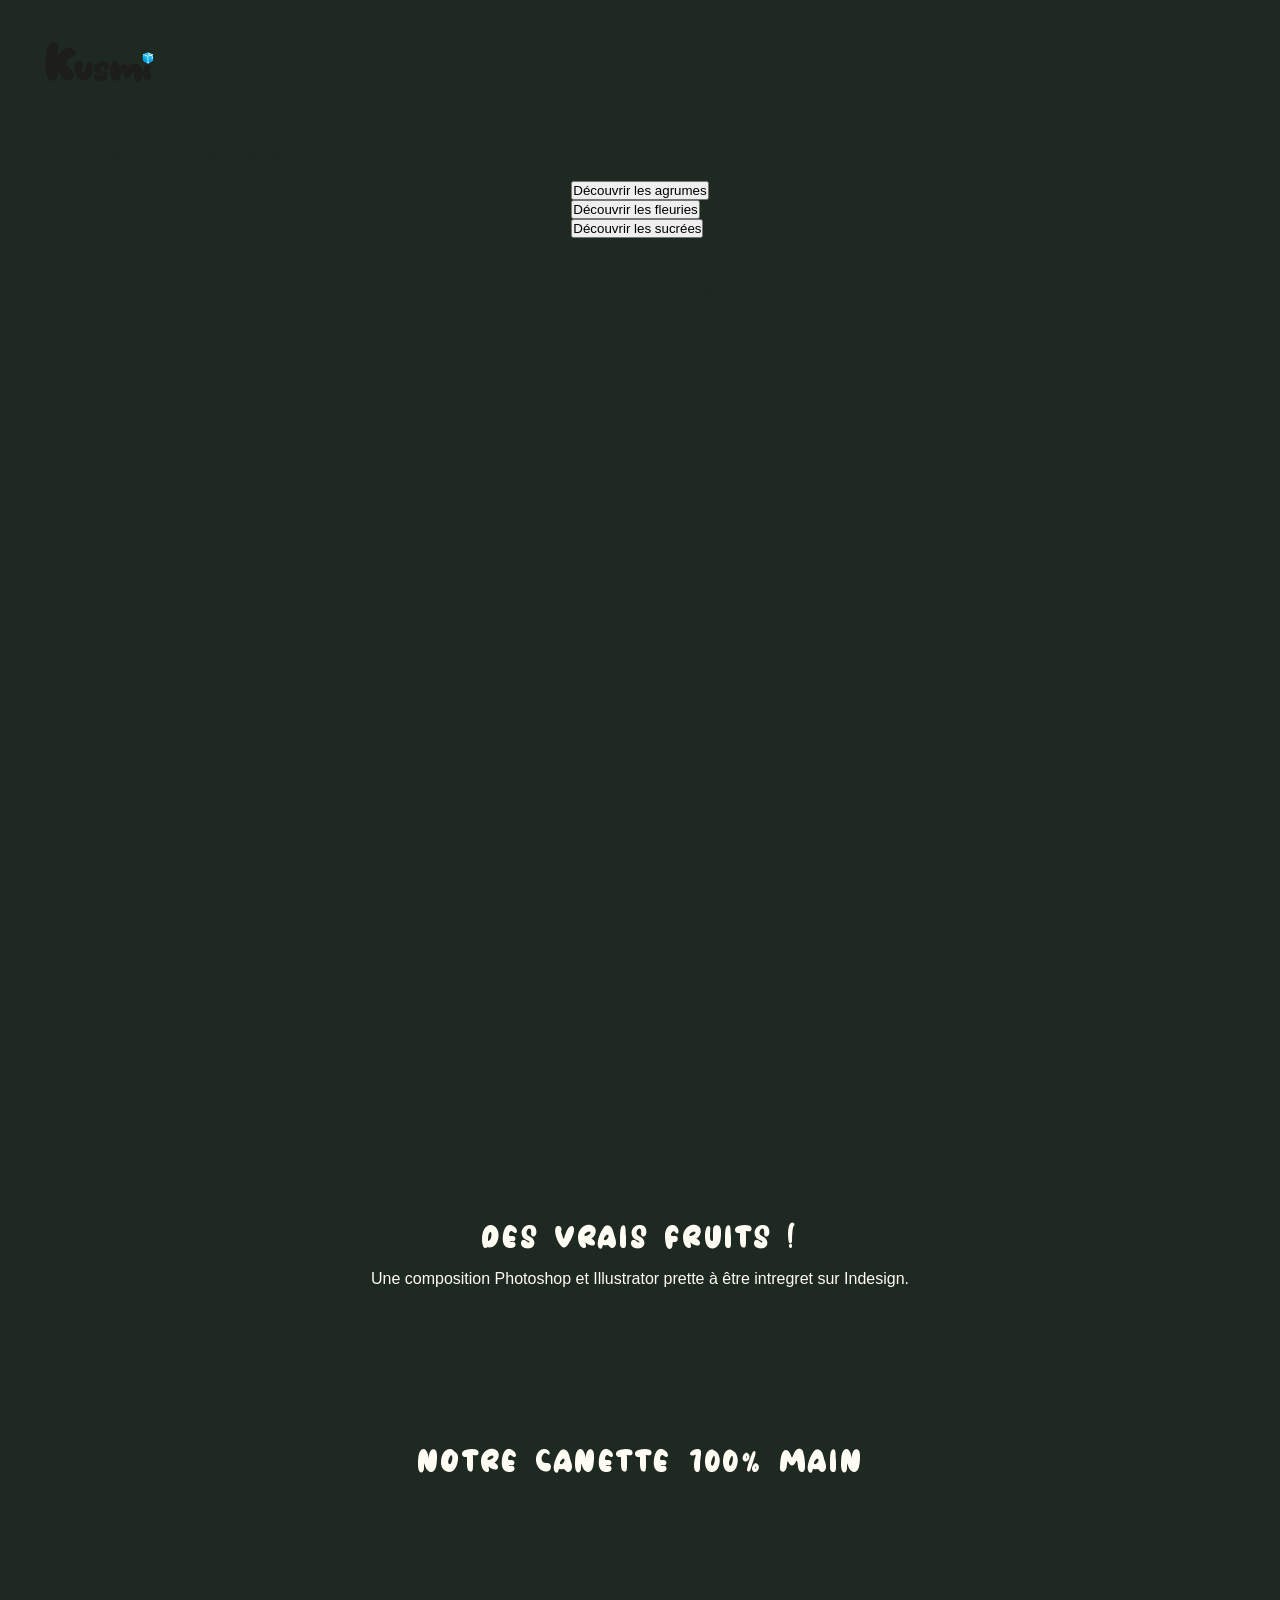
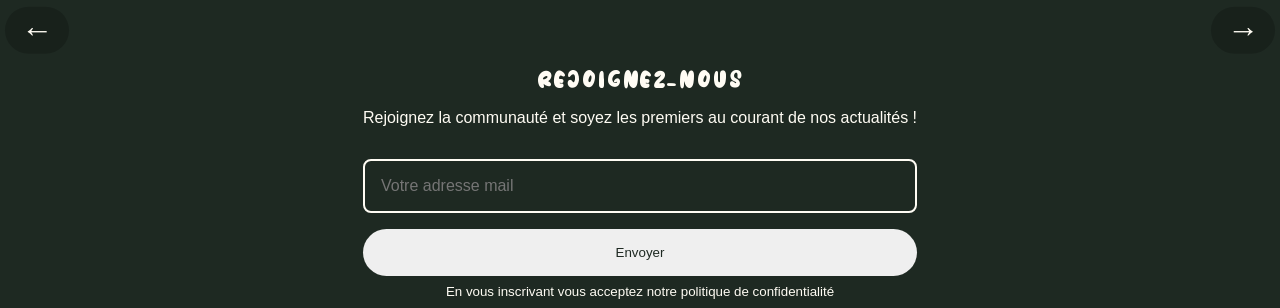
<file: index.html>
<!doctype html>
<html lang="fr">
  <head>
    <meta charset="UTF-8" />
    <meta name="viewport" content="width=device-width, initial-scale=1.0" />
    <title>Kusmi</title>
    <link
      href="https://fonts.googleapis.com/css2?family=Poppins:ital,wght@0,100;0,200;0,300;0,400;0,500;0,600;0,700;0,800;0,900;1,100;1,200;1,300;1,400;1,500;1,600;1,700;1,800;1,900&display=swap"
      rel="stylesheet"
    />
    <link rel="stylesheet" href="./assets/style/css/main.css" />
    <link rel="icon" type="image/png" href="./assets/icons/logo.png" />
    <script type="module" src="./assets/js/main.js"></script>
    <script type="module" src="./assets/js/animations.js"></script>
    <meta
      name="description"
      content="Rafraîchissez-vous avec le nouveau soda Kusmi. Un mélange pétillant unique de citron vert, orange, pamplemousse et plantes pour une pause stimulante."
    />
  </head>

  <body>
    <header class="header l-header">
      <div class="header__logo-group">
        <a href="/index.html" title="Home" class="header__link">
          <img
            src="../assets/icons/logoKumsi.webp"
            alt="Logo Kusmi"
            class="header__logo"
          />
        </a>
        <p class="header__subtitle">La gamme</p>
      </div>
      <div class="header__info">
        <p class="header__slogan">Pétillant. Tout simplement.</p>
        <div id="header__flavor" class="header__flavor"></div>
      </div>
      <div class="header__cards">
        <article class="header__card" data-flavor="agrumes">
          <button class="header__btn">Découvrir les agrumes</button>
        </article>

        <article class="header__card" data-flavor="fleuries">
          <button class="header__btn">Découvrir les fleuries</button>
        </article>

        <article class="header__card" data-flavor="sucrees">
          <button class="header__btn">Découvrir les sucrées</button>
        </article>
      </div>
      <div id="three-container" class="header__3d"></div>
      <a class="header__cta">Découvrir les agrumes ↓</a>
      <p class="header__scroll">Glissez pour découvrir</p>
    </header>
    <svg width="0" height="0" viewBox="0 0 1 1">
      <defs>
        <clipPath id="vague-header" clipPathUnits="objectBoundingBox">
          <path
            xmlns="http://www.w3.org/2000/svg"
            d="M0,0 H1 V0.883 C1,0.883 0.877,0.923 0.859,0.928 C0.79,0.95 0.759,0.869 0.693,0.862 C0.628,0.856 0.564,1.05 0.519,0.988 C0.472,0.924 0.36,0.848 0.273,0.862 C0.187,0.877 0.205,0.998 0.117,0.988 C0.047,0.98 0,0.883 0,0.883 V0 Z"
            shape-rendering="crispEdges"
          />
        </clipPath>
      </defs>
    </svg>

    <main>
      <section class="description l-description" aria-labelledby="description">
        <div class="description__steps">
          <article class="description__step">
            <div id="description__flavor" class="description__flavor"></div>
          </article>

          <article class="description__step">
            <h3 class="description__title">Des vrais fruits !</h3>
            <p class="description__text">
              Une composition Photoshop et Illustrator prette à être intregret
              sur Indesign.
            </p>
          </article>

          <article class="description__step">
            <h3 class="description__title">Notre canette 100% main</h3>
          </article>
        </div>
      </section>

      <section class="slider l-slider">
        <div id="slider__container" class="slider__container"></div>
        <button
          class="slider__btn slider__btn--prev"
          aria-label="Image précédente"
        >
          ←
        </button>
        <button
          class="slider__btn slider__btn--next"
          aria-label="Image suivante"
        >
          →
        </button>
      </section>

      <section class="newsletter l-newsletter">
        <h2 class="newsletter__title">Rejoignez-nous</h2>
        <form class="newsletter__form" method="post" action="">
          <fieldset class="newsletter__fieldset">
            <legend class="newsletter__legend">
              Rejoignez la communauté et soyez les premiers au courant de nos
              actualités !
            </legend>
            <label class="newsletter__label" for="email">Votre email</label>
            <input
              class="newsletter__input"
              type="email"
              id="email"
              name="email"
              placeholder="Votre adresse mail"
              required
            />
            <button class="button newsletter__button" type="submit">
              Envoyer
            </button>
          </fieldset>
        </form>
        <p class="newsletter__legal">
          En vous inscrivant vous acceptez notre politique de confidentialité
        </p>
      </section>
    </main>

    <div id="footer-include"></div>
  </body>
</html>
</file>
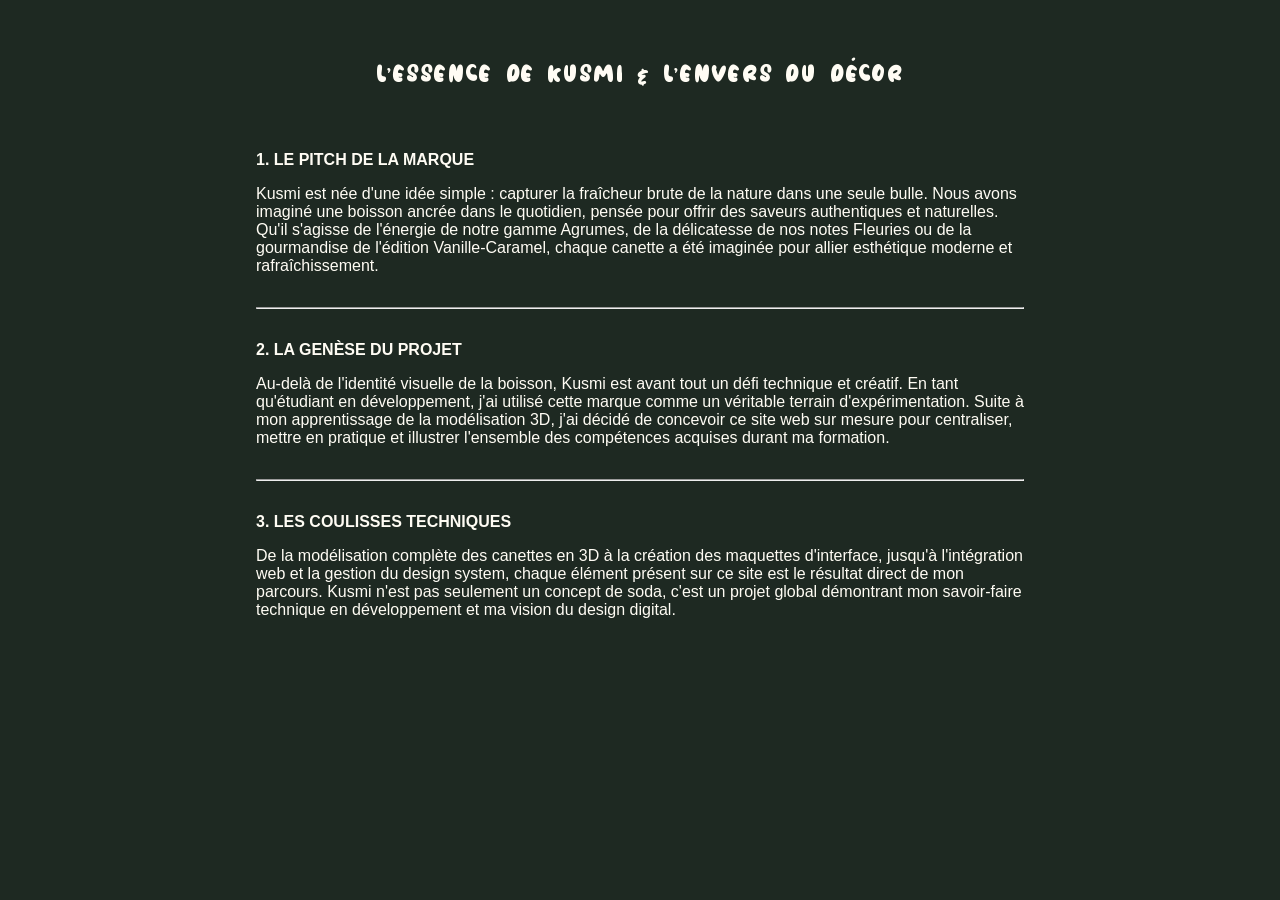
<file: pages/histoire.html>
<!doctype html>
<html lang="fr">
  <head>
    <meta charset="UTF-8" />
    <meta name="viewport" content="width=device-width, initial-scale=1.0" />
    <title>Kusmi - Notre histoire</title>
    <link
      href="https://fonts.googleapis.com/css2?family=Poppins:ital,wght@0,100;0,200;0,300;0,400;0,500;0,600;0,700;0,800;0,900;1,100;1,200;1,300;1,400;1,500;1,600;1,700;1,800;1,900&display=swap"
      rel="stylesheet"
    />
    <link rel="stylesheet" href="../assets/style/css/main.css" />
    <link rel="icon" type="image/png" href="../assets/icons/logo.png" />
    <script type="module" src="../assets/js/main.js"></script>
    <script type="module" src="../assets/js/animations.js"></script>
    <meta
      name="description"
      content="D'un simple projet de design de cannette de soda, j'ai souhaité mettre en pratique l'ensemble de mes compétences et en apprendre de nouvelles notamment le Three.js"
    />
  </head>

  <body class="basic">
    <div id="header-include"></div>

    <main>
      <section class="histoire l-histoire">
        <h1 class="histoire__title">L'essence de Kusmi & L'envers du décor</h1>
        <article class="histoire__content">
          <h2 class="histoire__subTitle">1. Le pitch de la marque</h2>
          <p class="histoire__description">
            Kusmi est née d'une idée simple : capturer la fraîcheur brute de la
            nature dans une seule bulle. Nous avons imaginé une boisson ancrée
            dans le quotidien, pensée pour offrir des saveurs authentiques et
            naturelles. Qu'il s'agisse de l'énergie de notre gamme Agrumes, de
            la délicatesse de nos notes Fleuries ou de la gourmandise de
            l'édition Vanille-Caramel, chaque canette a été imaginée pour allier
            esthétique moderne et rafraîchissement.
          </p>
        </article>
        <hr class="histoire__separateur" />
        <article class="histoire__content">
          <h2 class="histoire__subTitle">2. La genèse du projet</h2>
          <p class="histoire__description">
            Au-delà de l'identité visuelle de la boisson, Kusmi est avant tout
            un défi technique et créatif. En tant qu'étudiant en développement,
            j'ai utilisé cette marque comme un véritable terrain
            d'expérimentation. Suite à mon apprentissage de la modélisation 3D,
            j'ai décidé de concevoir ce site web sur mesure pour centraliser,
            mettre en pratique et illustrer l'ensemble des compétences acquises
            durant ma formation.
          </p>
        </article>
        <hr class="histoire__separateur" />
        <article class="histoire__content">
          <h2 class="histoire__subTitle">3. Les coulisses techniques</h2>
          <p class="histoire__description">
            De la modélisation complète des canettes en 3D à la création des
            maquettes d'interface, jusqu'à l'intégration web et la gestion du
            design system, chaque élément présent sur ce site est le résultat
            direct de mon parcours. Kusmi n'est pas seulement un concept de
            soda, c'est un projet global démontrant mon savoir-faire technique
            en développement et ma vision du design digital.
          </p>
        </article>
      </section>
    </main>

    <div id="footer-include"></div>
  </body>
</html>
</file>
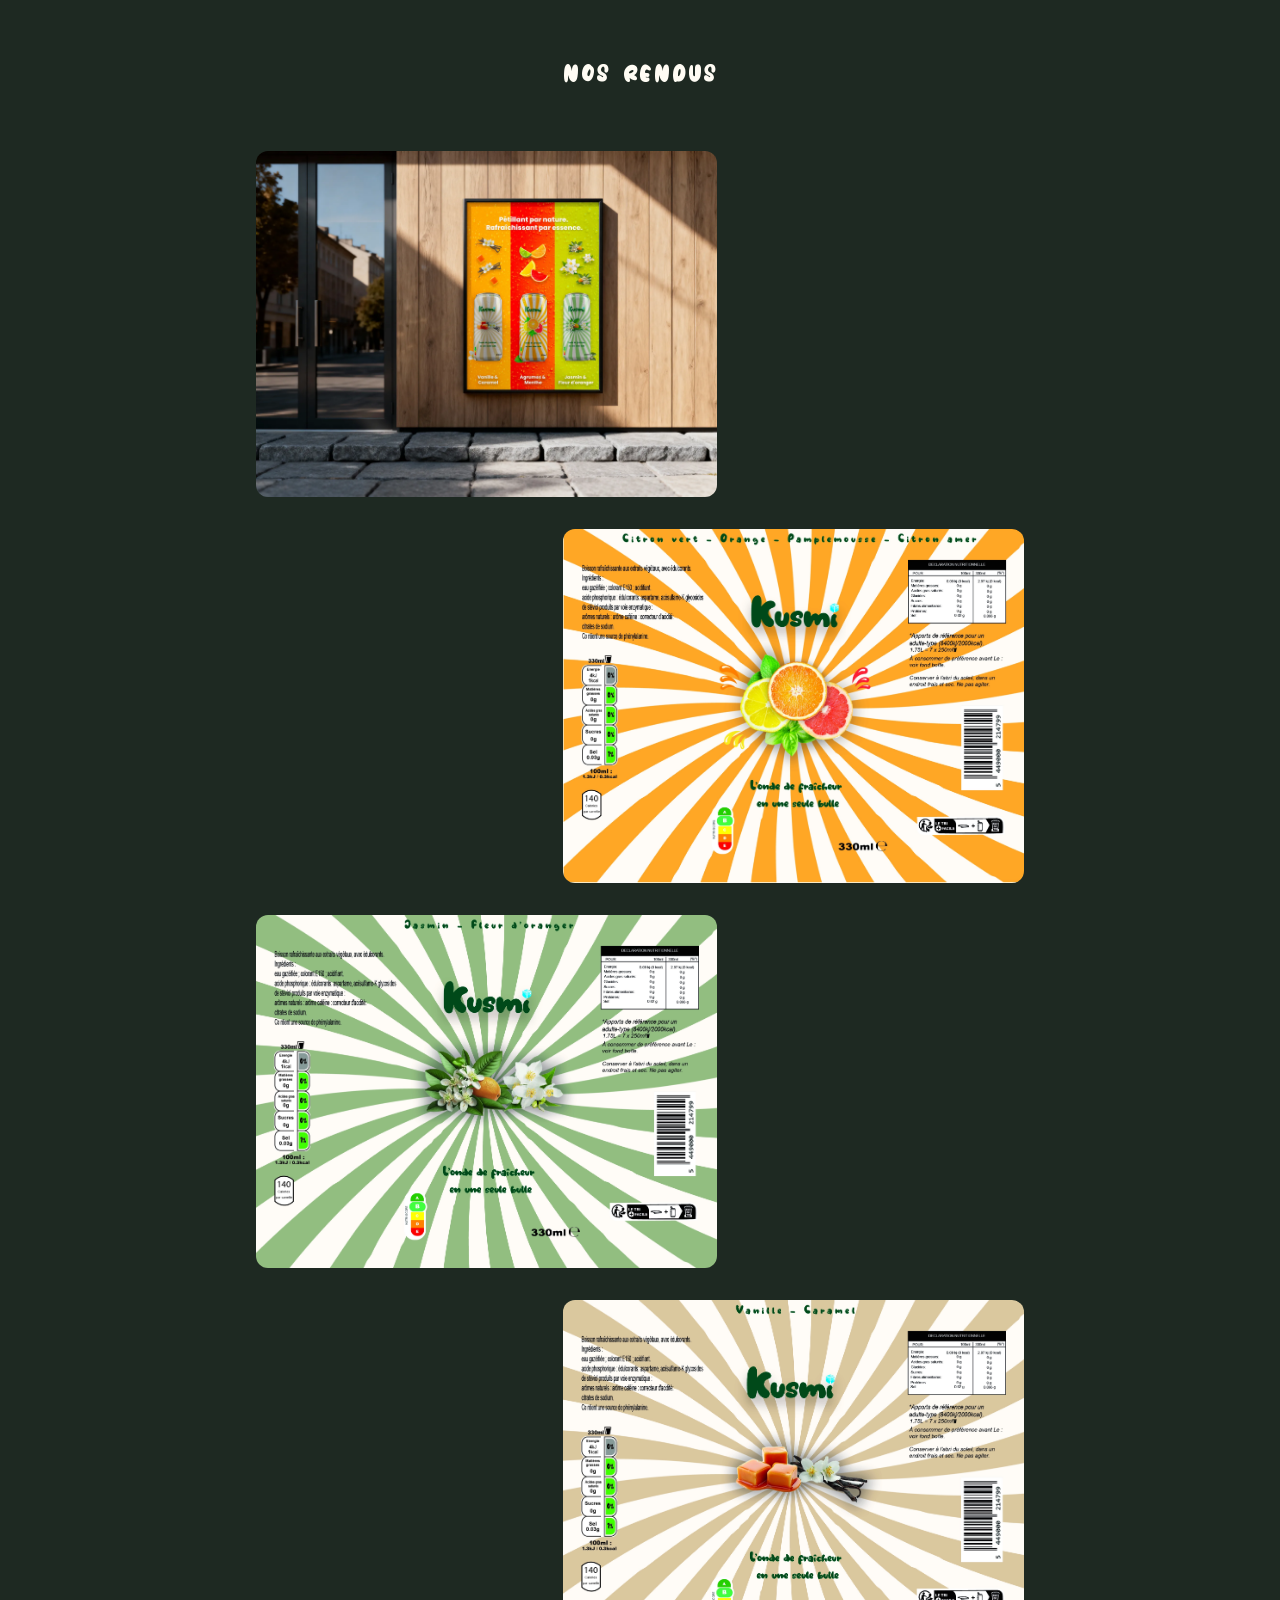
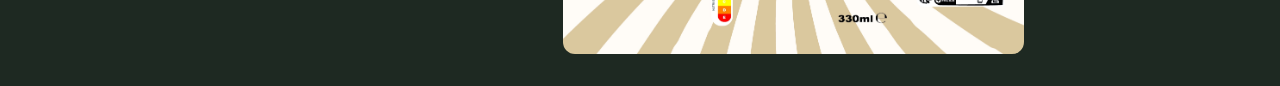
<file: pages/rendu.html>
<!doctype html>
<html lang="fr">
  <head>
    <meta charset="UTF-8" />
    <meta name="viewport" content="width=device-width, initial-scale=1.0" />
    <title>Kusmi - Nos rendus</title>
    <link
      href="https://fonts.googleapis.com/css2?family=Poppins:ital,wght@0,100;0,200;0,300;0,400;0,500;0,600;0,700;0,800;0,900;1,100;1,200;1,300;1,400;1,500;1,600;1,700;1,800;1,900&display=swap"
      rel="stylesheet"
    />
    <link rel="stylesheet" href="../assets/style/css/main.css" />
    <link rel="icon" type="image/png" href="../assets/icons/logo.png" />
    <script type="module" src="../assets/js/main.js"></script>
    <script type="module" src="../assets/js/animations.js"></script>
    <meta
      name="description"
      content="Les différents rendus attendus lors du projet de design des cannettes. Une affiche mettant en valeur les cannettes ainsi que les fichiers Photoshop, Illustrator et Indesing."
    />
  </head>

  <body class="basic">
    <div id="header-include"></div>

    <main>
      <section class="rendu l-rendu">
         <h1 class="rendu__title">Nos rendus</h1>
         <article class="rendu__gallerie">
            <img class="rendu__img" src="../assets/imgs/KusmiAffiche.webp" alt="Affiche représentant les 3 canettes">
            <img class="rendu__img" src="../assets/imgs/KumsiSleek.webp" alt="Saveur agrume">
            <img class="rendu__img" src="../assets/imgs/KumsiSleekFleuries.webp" alt="Saveur fleurie">
            <img class="rendu__img" src="../assets/imgs/KumsiSleekSucrées.webp" alt="Saveur sucrée">
         </article>
      </section>
    </main>

    <div id="footer-include"></div>
  </body>
</html>
</file>
<file: assets/style/css/main.css>
@font-face {
  font-family: "Flexas";
  src: url("/assets/fonts/flexas.woff") format("woff2"), url("/assets/fonts/flexas.woff2") format("woff");
  font-weight: normal;
  font-style: normal;
  font-display: swap;
}
* {
  margin: 0;
  padding: 0;
  box-sizing: border-box;
}

h1 {
  font-family: Flexas;
}

a {
  color: inherit;
  text-decoration: none;
}

body {
  background-color: #1e2922;
  font-family: "Felxas", sans-serif;
}

::selection {
  color: #fffcf4;
}

body.agrumes::selection {
  background: #f5c144;
}

body.fleuries::selection {
  background: #99b98a;
}

body.sucrees::selection {
  background: #bea580;
}

body.basic::selection {
  background: #F5C144;
}

.button {
  width: 100%;
  border: none;
  padding: 1rem;
  color: #1e2922;
  font-family: "Felxas", sans-serif;
  border-radius: 30px;
  cursor: pointer;
}

body.agrumes .button {
  background-color: #f5c144;
}

body.fleuries .button {
  background-color: #99b98a;
}

body.sucrees .button {
  background-color: #bea580;
}

body.basic .button {
  background-color: #F5C144;
}

.button:hover {
  cursor: pointer;
}

.newsletter {
  color: #fffcf4;
  font-family: "Felxas", sans-serif;
}
.newsletter__title {
  font-family: "Flexas", sans-serif;
  font-size: 1.5rem;
  font-weight: 400;
  font-synthesis: none;
  letter-spacing: 0.08em;
  word-spacing: 0.15em;
  -webkit-font-smoothing: antialiased;
  -moz-osx-font-smoothing: grayscale;
  text-transform: uppercase;
  margin-bottom: -1rem;
}
.newsletter__label {
  display: none;
}
.newsletter__fieldset {
  display: flex;
  flex-direction: column;
  justify-content: center;
  align-items: center;
  flex-wrap: nowrap;
  gap: 1rem;
  padding: 2rem;
  border: none;
}
.newsletter__legend {
  text-align: center;
}
.newsletter__input {
  border: 2px solid #fffcf4;
  border-radius: 8px;
  padding: 1rem;
  background: none;
  width: 100%;
  color: #fffcf4;
  font-size: 16px;
}
.newsletter__input:focus {
  outline: none;
  box-shadow: 0 0 0 5px rgba(255, 252, 244, 0.08);
}
.newsletter__legal {
  font-size: smaller;
  margin-top: -3.5rem;
  padding: 0 2rem;
  text-align: center;
}
.newsletter__button:hover {
  color: #fffcf4;
}

.slider {
  position: relative;
  width: 100%;
  margin: 0 auto;
  padding: 2rem 0;
  overflow-x: hidden;
}
.slider__container {
  padding: 0.5rem 2rem;
  display: flex;
  align-items: center;
  gap: 1rem;
  overflow-x: auto;
  scroll-snap-type: x mandatory;
  max-width: 100%;
  scrollbar-width: none;
}
.slider__img {
  min-width: auto;
  flex-shrink: 0;
  width: 60%;
  aspect-ratio: 7/9;
  height: 100%;
  object-fit: cover;
  display: block;
  border-radius: 0.75rem;
  scroll-snap-align: center;
  transition: transform 0.3s ease-in-out;
}
@media screen and (min-width: 1024px) {
  .slider__img {
    width: 300px;
    height: 100%;
  }
}
.slider__img:hover {
  transform: scale(1.03);
}
.slider__btn {
  position: absolute;
  top: 50%;
  transform: translateY(-50%);
  background-color: rgba(0, 0, 0, 0.2);
  color: #fffcf4;
  border: none;
  font-size: 2rem;
  padding: 0.3rem 1rem;
  cursor: pointer;
  z-index: 10;
  display: none;
  border-radius: 9999px;
}
@media screen and (min-width: 1024px) {
  .slider__btn {
    display: block;
  }
}
.slider__btn:hover {
  background-color: rgba(0, 0, 0, 0.3);
}
.slider__btn--prev {
  left: 5px;
}
.slider__btn--next {
  right: 5px;
}

.l-header {
  clip-path: url(#vague-header);
  height: 950px;
  margin: 0;
  padding: 0;
  display: block;
}

body.agrumes .l-header {
  background: radial-gradient(ellipse 190% 60% at 5% 90%, #fdaa1c 10%, transparent 90%), radial-gradient(ellipse 200% 170% at 0% 0%, #fb5012 5%, transparent 60%), radial-gradient(ellipse 140% 170% at 100% 40%, #eb7842 3%, transparent 100%);
}

body.fleuries .l-header {
  background: radial-gradient(ellipse 100% 30% at 30% 5%, #fee2c2 10%, transparent 90%), radial-gradient(ellipse 450% 400% at 100% 7%, #a7c096 5%, transparent 60%), radial-gradient(ellipse 80% 40% at 30% 100%, #ebe7b5 3%, transparent 100%);
}

body.sucrees .l-header {
  background: radial-gradient(ellipse 100% 70% at 5% 20%, #e79c22 10%, transparent 90%), radial-gradient(ellipse 200% 100% at 100% 0%, #fef8e0 30%, transparent 80%), radial-gradient(ellipse 440% 450% at 30% 90%, #c1a982 3%, transparent 90%);
}

body.basic .l-header {
  background: radial-gradient(ellipse 100% 70% at 5% 20%, #FDA91D 10%, transparent 90%), radial-gradient(ellipse 200% 100% at 100% 0%, #FDEF32 30%, transparent 80%), radial-gradient(ellipse 440% 450% at 30% 90%, #FBC84A 3%, transparent 90%);
}

.header {
  color: #1e2922;
  text-transform: uppercase;
  display: flex;
  flex-direction: column;
  justify-content: flex-start;
  align-items: center;
  flex-wrap: nowrap;
  gap: 1rem;
}
.header__link {
  display: inline-block;
  width: fit-content;
  flex-shrink: 0;
}
.header__logo {
  display: block;
  width: 110px;
  height: auto;
}
@media screen and (min-width: 1024px) {
  .header__logo {
    width: 170px;
  }
}
.header__logo-group {
  display: flex;
  flex-direction: row;
  justify-content: space-between;
  align-items: center;
  flex-wrap: nowrap;
  padding: 1rem;
  width: 100%;
}
.header__info {
  padding: 0 2rem 0 2rem;
  width: 98%;
}
.header__slogan {
  font-weight: bold;
}
.header__flavor {
  font-size: 1.5rem;
}
@media screen and (min-width: 1024px) {
  .header__flavor {
    font-size: 2rem;
  }
}
.header__flavor {
  font-weight: 400;
  font-synthesis: none;
  letter-spacing: 0.08em;
  word-spacing: 0.15em;
  -webkit-font-smoothing: antialiased;
  -moz-osx-font-smoothing: grayscale;
}
.header__scroll {
  font-size: 0.7rem;
  text-align: center;
}
.header__cta {
  width: 85%;
}
@media screen and (min-width: 1024px) {
  .header__cta {
    width: 25%;
  }
}
.header__cta {
  border: none;
  padding: 1rem;
  font-family: "Felxas", sans-serif;
  border-radius: 30px;
  cursor: pointer;
  text-align: center;
  background-color: #1e2922;
}
body.agrumes .header__cta {
  color: #f5c144;
}
body.fleuries .header__cta {
  color: #99b98a;
}
body.sucrees .header__cta {
  color: #bea580;
}
body.basic .header__cta {
  color: #F5C144;
}

.l-description {
  color: #fffcf4;
  padding: 2rem;
  text-align: center;
}

.description__steps {
  display: flex;
  flex-direction: column;
  justify-content: space-between;
  align-items: center;
  flex-wrap: nowrap;
  gap: 2rem;
}
.description__step {
  padding: 4rem;
}
.description__title {
  font-family: "Flexas", sans-serif;
  font-size: 1.5rem;
  text-transform: uppercase;
}
@media screen and (min-width: 1024px) {
  .description__title {
    font-size: 2rem;
  }
}
.description__title {
  font-weight: 400;
  font-synthesis: none;
  letter-spacing: 0.08em;
  word-spacing: 0.15em;
  -webkit-font-smoothing: antialiased;
  -moz-osx-font-smoothing: grayscale;
  padding-bottom: 1rem;
}

.l-newsletter {
  display: flex;
  flex-direction: column;
  justify-content: center;
  align-items: center;
  flex-wrap: nowrap;
  gap: 2rem;
}

.l-histoire {
  color: #fffcf4;
  display: flex;
  flex-direction: column;
  justify-content: center;
  align-items: center;
  flex-wrap: nowrap;
  gap: 2rem;
  padding: 2rem;
}
@media screen and (min-width: 1024px) {
  .l-histoire {
    padding: 2rem 20% 2rem 20%;
  }
}

.histoire__title {
  text-transform: uppercase;
  text-align: center;
  padding: 2rem;
  font-weight: 100;
  font-synthesis: none;
  letter-spacing: 0.08em;
  word-spacing: 0.15em;
  -webkit-font-smoothing: antialiased;
  -moz-osx-font-smoothing: grayscale;
}
.histoire__subTitle {
  text-transform: uppercase;
  padding-bottom: 1rem;
  font-size: 1rem;
}
.histoire__separateur {
  width: 100%;
}

.l-rendu {
  color: #fffcf4;
  display: flex;
  flex-direction: column;
  justify-content: center;
  align-items: center;
  flex-wrap: nowrap;
  gap: 2rem;
  padding: 2rem;
}
@media screen and (min-width: 1024px) {
  .l-rendu {
    padding: 2rem 20% 2rem 20%;
  }
}

.rendu__title {
  text-transform: uppercase;
  text-align: center;
  padding: 2rem;
  font-weight: 400;
  font-synthesis: none;
  letter-spacing: 0.08em;
  word-spacing: 0.15em;
  -webkit-font-smoothing: antialiased;
  -moz-osx-font-smoothing: grayscale;
}
.rendu__gallerie {
  display: grid;
  grid-template-columns: 1fr;
  gap: 2rem;
}
.rendu__img:nth-child(odd) {
  justify-self: start;
}
.rendu__img:nth-child(even) {
  justify-self: end;
}
.rendu__img {
  width: 80%;
  height: auto;
  border-radius: 0.75rem;
}
@media screen and (min-width: 1024px) {
  .rendu__img {
    width: 60%;
  }
}

.l-footer {
  padding-top: 5rem;
  position: relative;
  background-repeat: no-repeat;
  background-position: top;
  background-size: cover;
  color: #1e2922;
  width: 100%;
  height: 28rem;
  clip-path: url(#vague-clip);
}

body.agrumes .l-footer {
  background-color: #f5c144;
}

body.fleuries .l-footer {
  background-color: #99b98a;
}

body.sucrees .l-footer {
  background-color: #bea580;
}

body.basic .l-footer {
  background-color: #F5C144;
}

.footer__content {
  display: flex;
  flex-direction: column;
  justify-content: space-between;
  align-items: center;
  flex-wrap: nowrap;
  gap: 2rem;
  padding: 2rem;
}
.footer__logo {
  height: 100px;
  width: auto;
}
.footer__column {
  display: flex;
  flex-direction: column;
  justify-content: start;
  align-items: start;
  flex-wrap: nowrap;
  gap: 1rem;
}
.footer__row {
  display: flex;
  flex-direction: row;
  justify-content: center;
  align-items: start;
  flex-wrap: nowrap;
  gap: 2rem;
}
.footer__title {
  font-family: "Flexas", sans-serif;
  font-weight: 400;
  font-synthesis: none;
  letter-spacing: 0.08em;
  word-spacing: 0.15em;
  -webkit-font-smoothing: antialiased;
  -moz-osx-font-smoothing: grayscale;
}
.footer__list {
  list-style: none;
}
.footer__item {
  color: #fffcf4;
  font-size: 1rem;
  padding-bottom: 0.5rem;
}
.footer__link:hover {
  color: #1e2922;
}
.footer__list--social {
  display: flex;
  flex-direction: row;
  justify-content: center;
  align-items: flex-start;
  flex-wrap: nowrap;
  gap: 2rem;
}
.footer__list--social .footer__item {
  padding-bottom: 0;
}
.footer__icon {
  display: inline-block;
  width: 32px;
  height: 32px;
  background-color: #fffcf4;
  mask: no-repeat center/contain;
  -webkit-mask: no-repeat center/contain;
  transition: transform 0.2s, background-color 0.2s;
}
.footer__icon--instagram {
  mask-image: url("../../icons/instagram.svg");
  -webkit-mask-image: url("../../icons/instagram.svg");
}
.footer__icon--tiktok {
  mask-image: url("../../icons/tiktok.svg");
  -webkit-mask-image: url("../../icons/tiktok.svg");
}
.footer__icon:hover {
  cursor: pointer;
  background-color: #1e2922;
  transform: scale(1.05);
}

/*# sourceMappingURL=main.css.map */
</file>
